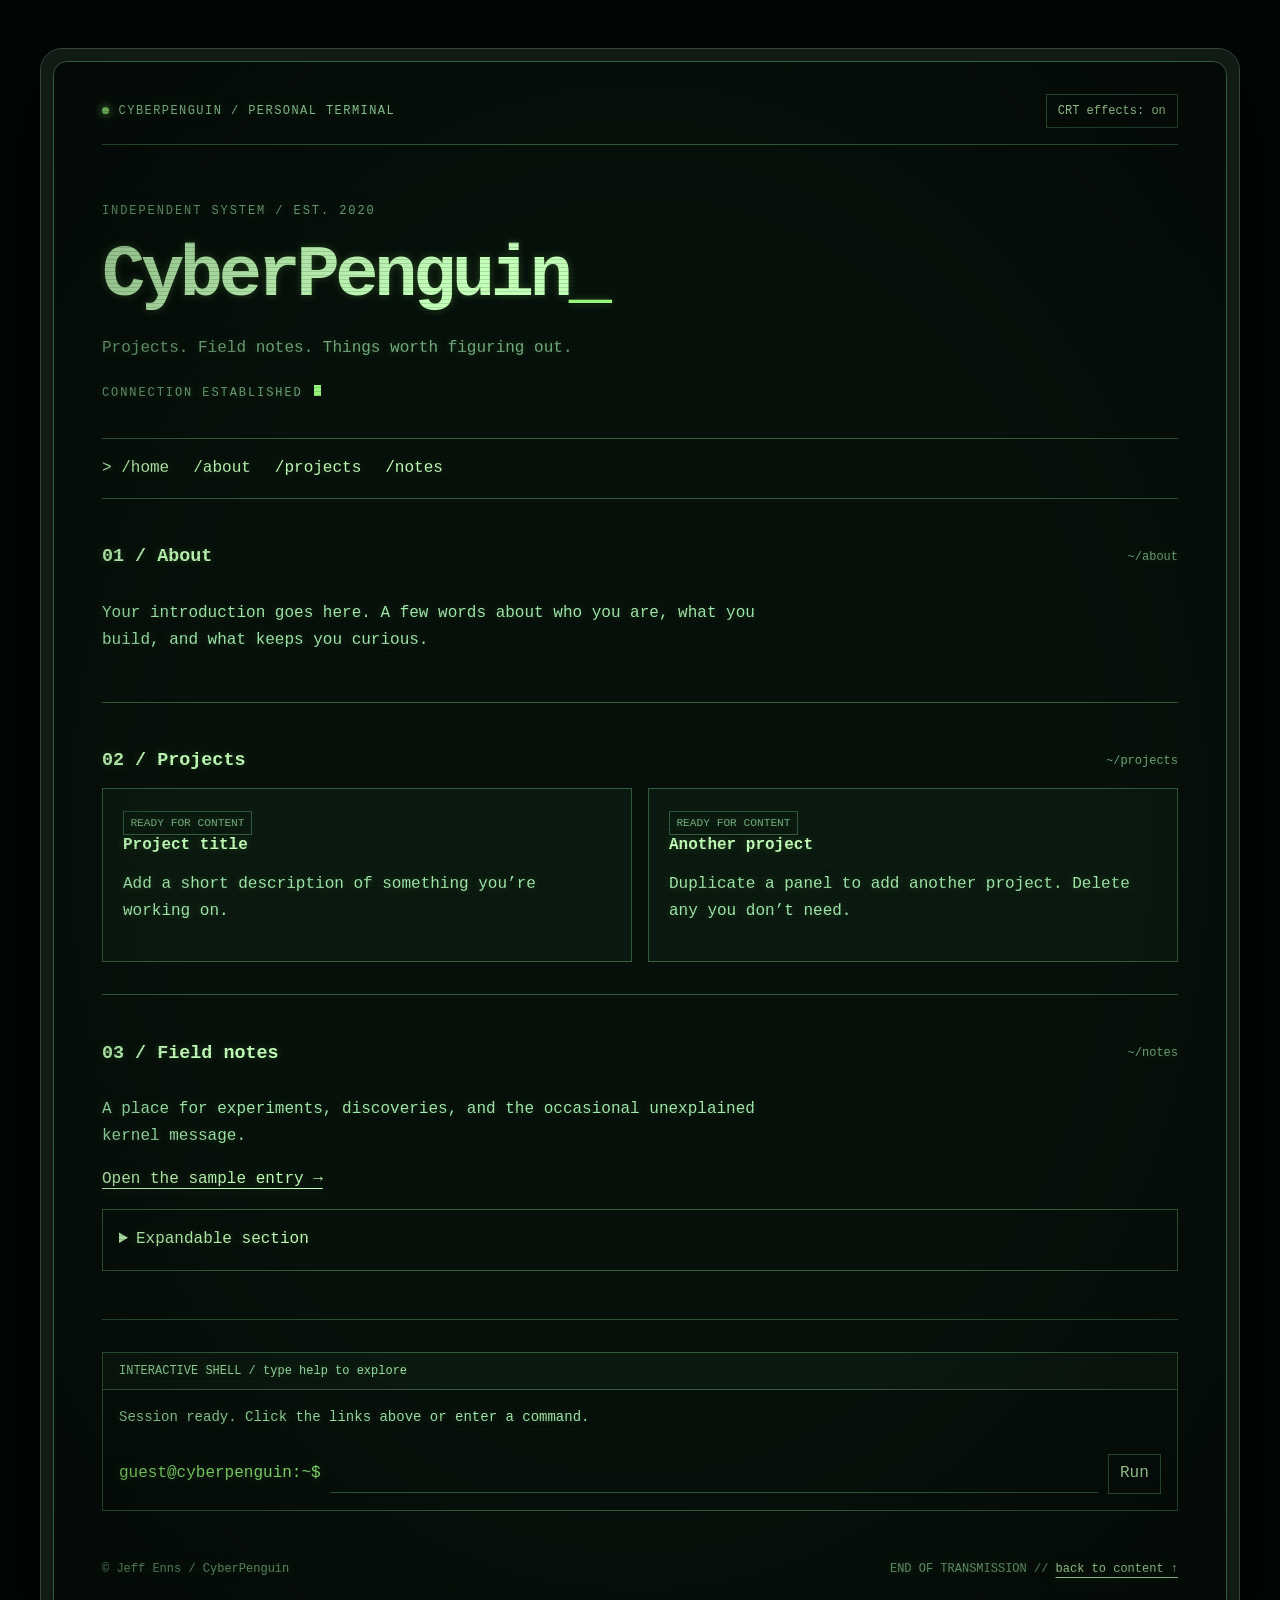
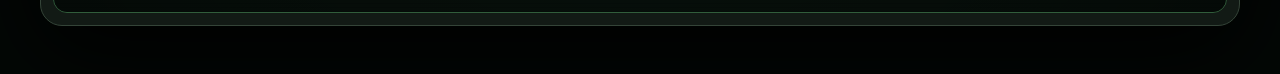
<file: index.html>
<!doctype html>
<html lang="en">
<head>
<meta charset="utf-8">
<meta name="viewport" content="width=device-width, initial-scale=1">
<meta name="description" content="CyberPenguin — personal projects and field notes.">
<title>CyberPenguin | Personal terminal</title>
<link rel="stylesheet" href="./assets/css/theme.css">
<script src="./assets/js/terminal.js" defer></script>
</head>
<body>
<a class="skip" href="#main">Skip to content</a>
<div class="chassis"><div class="screen">
<header>
<div class="topbar"><span><span class="indicator" aria-hidden="true"></span>CyberPenguin / Personal terminal</span><button type="button" data-effects aria-pressed="true" hidden>CRT effects: on</button></div>
<div class="hero"><div class="eyebrow">Independent system / EST. 2020</div><h1>CyberPenguin<span>_</span></h1><p class="muted">Projects. Field notes. Things worth figuring out.</p><span class="eyebrow">Connection established <span class="cursor" aria-hidden="true"></span></span></div>
<nav aria-label="Main navigation"><a href="./index.html" data-command="home" aria-current="page">/home</a><a href="./index.html#about" data-command="about">/about</a><a href="./index.html#projects" data-command="projects">/projects</a><a href="./index.html#notes" data-command="notes">/notes</a></nav>
</header>
<main id="main" tabindex="-1">
<!-- EDIT: Replace the text inside these sections. The theme lives in assets/css/theme.css. -->
<section class="content" id="about"><div class="section-head"><h2>01 / About</h2><span>~/about</span></div>
<p>Your introduction goes here. A few words about who you are, what you build, and what keeps you curious.</p></section>
<section class="content" id="projects"><div class="section-head"><h2>02 / Projects</h2><span>~/projects</span></div>
<div class="grid"><article class="panel"><span class="tag">READY FOR CONTENT</span><h3>Project title</h3><p>Add a short description of something you’re working on.</p><!-- Add a real project link here when ready. --></article>
<article class="panel"><span class="tag">READY FOR CONTENT</span><h3>Another project</h3><p>Duplicate a panel to add another project. Delete any you don’t need.</p></article></div></section>
<section class="content" id="notes"><div class="section-head"><h2>03 / Field notes</h2><span>~/notes</span></div>
<p>A place for experiments, discoveries, and the occasional unexplained kernel message.</p>
<a href="./pages/template.html">Open the sample entry →</a>
<details><summary>Expandable section</summary><p>Optional details go here. This works without JavaScript.</p></details></section>
<aside class="terminal" data-terminal aria-label="Optional terminal navigation" hidden>
<div class="terminal-label">INTERACTIVE SHELL / type help to explore</div>
<div class="output" data-output role="log" aria-live="polite" aria-relevant="additions"><p>Session ready. Click the links above or enter a command.</p></div>
<form class="command"><label for="command">guest@cyberpenguin:~$</label><input id="command" name="command" maxlength="160" autocomplete="off" autocapitalize="off" spellcheck="false" aria-label="Terminal command"><button type="submit">Run</button></form>
</aside>
</main>
<footer class="footer"><span>© Jeff Enns / CyberPenguin</span><span>END OF TRANSMISSION // <a href="#main">back to content ↑</a></span></footer>
</div></div>
</body>
</html>
</file>
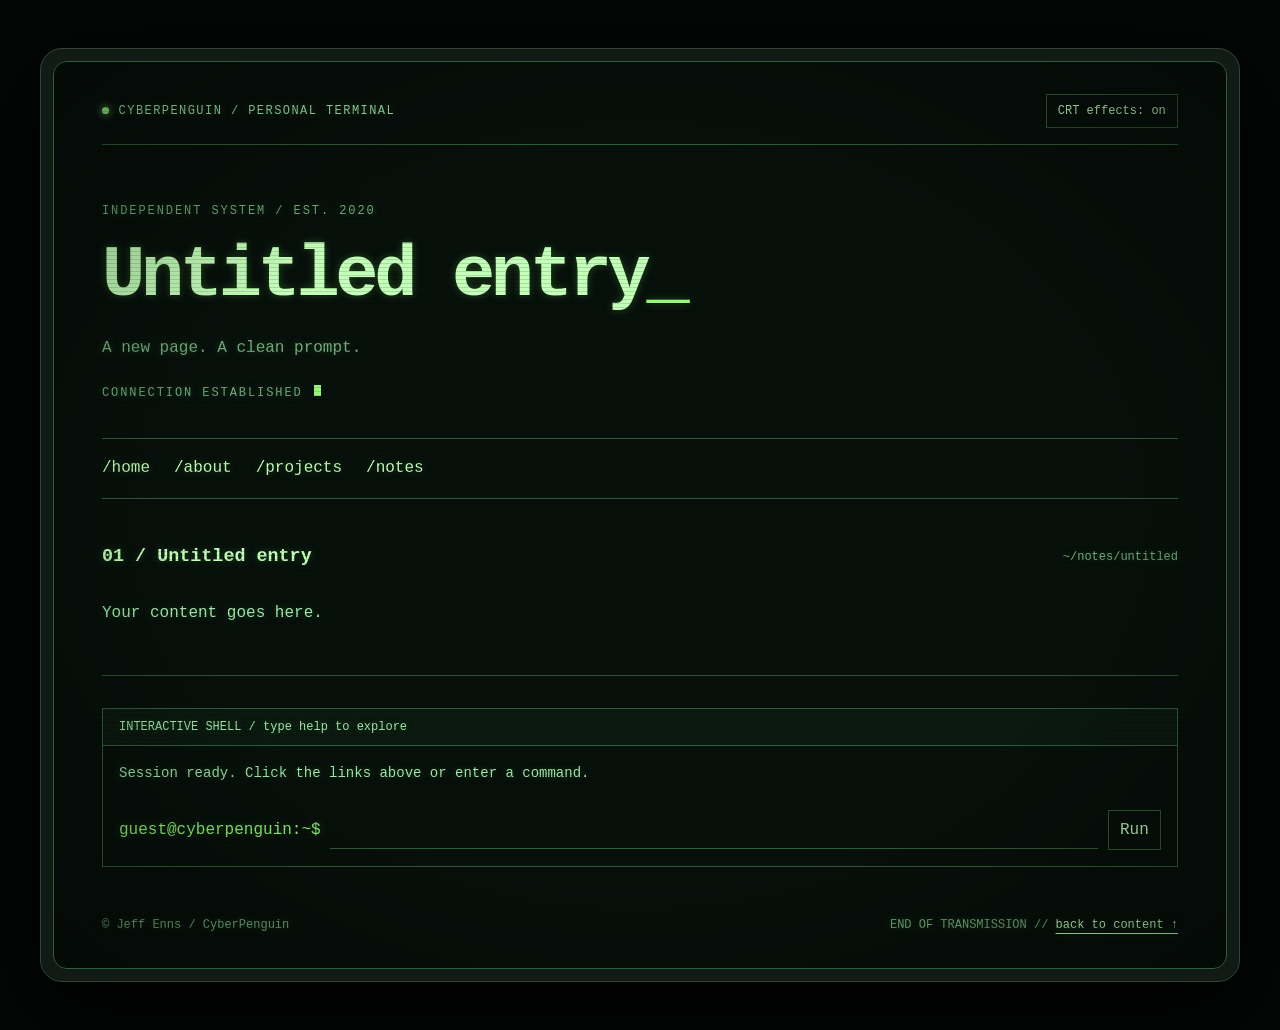
<file: pages/template.html>
<!doctype html>
<html lang="en">
<head>
<meta charset="utf-8">
<meta name="viewport" content="width=device-width, initial-scale=1">
<meta name="description" content="CyberPenguin — personal projects and field notes.">
<title>Untitled entry | Personal terminal</title>
<link rel="stylesheet" href="../assets/css/theme.css">
<script src="../assets/js/terminal.js" defer></script>
</head>
<body>
<a class="skip" href="#main">Skip to content</a>
<div class="chassis"><div class="screen">
<header>
<div class="topbar"><span><span class="indicator" aria-hidden="true"></span>CyberPenguin / Personal terminal</span><button type="button" data-effects aria-pressed="true" hidden>CRT effects: on</button></div>
<div class="hero"><div class="eyebrow">Independent system / EST. 2020</div><h1>Untitled entry<span>_</span></h1><p class="muted">A new page. A clean prompt.</p><span class="eyebrow">Connection established <span class="cursor" aria-hidden="true"></span></span></div>
<nav aria-label="Main navigation"><a href="../index.html" data-command="home">/home</a><a href="../index.html#about" data-command="about">/about</a><a href="../index.html#projects" data-command="projects">/projects</a><a href="../index.html#notes" data-command="notes">/notes</a></nav>
</header>
<main id="main" tabindex="-1">
<section class="content" id="entry"><div class="section-head"><h2>01 / Untitled entry</h2><span>~/notes/untitled</span></div>
<!-- Replace this section with your content. Copy additional sections as needed. -->
<p>Your content goes here.</p>
</section>
<aside class="terminal" data-terminal aria-label="Optional terminal navigation" hidden>
<div class="terminal-label">INTERACTIVE SHELL / type help to explore</div>
<div class="output" data-output role="log" aria-live="polite" aria-relevant="additions"><p>Session ready. Click the links above or enter a command.</p></div>
<form class="command"><label for="command">guest@cyberpenguin:~$</label><input id="command" name="command" maxlength="160" autocomplete="off" autocapitalize="off" spellcheck="false" aria-label="Terminal command"><button type="submit">Run</button></form>
</aside>
</main>
<footer class="footer"><span>© Jeff Enns / CyberPenguin</span><span>END OF TRANSMISSION // <a href="#main">back to content ↑</a></span></footer>
</div></div>
</body>
</html>
</file>
<file: assets/css/theme.css>
/* Edit these variables to customize every page. */
:root { color-scheme: dark; --bg:#07100b; --panel:#0b1910; --text:#a3e9ad; --bright:#c4ffba; --muted:#75ad80; --line:#315d3b; --accent:#96f77b; --glow:0 0 9px #79ed5a44; }
* { box-sizing:border-box; }
body { margin:0; background:#030705; color:var(--text); font:16px/1.7 'Courier New',Courier,monospace; }
a { color:var(--bright); text-underline-offset:5px; }
a:hover { color:var(--accent); }
button,input { font:inherit; }
button { cursor:pointer; color:var(--bright); background:transparent; border:1px solid var(--line); padding:.35rem .7rem; }
button:hover { background:var(--line); }
:focus-visible { outline:2px solid var(--accent); outline-offset:5px; }
.skip { position:absolute; left:1rem; top:-5rem; z-index:5; background:var(--bg); padding:1rem; }
.skip:focus { top:1rem; }
.chassis { max-width:1200px; margin:3rem auto; padding:12px; background:#121a15; border:1px solid #344438; border-radius:22px; box-shadow:0 24px 90px #000; }
.screen { position:relative; overflow:hidden; min-height:80vh; padding:2rem 3rem; background:var(--bg); border:1px solid var(--line); border-radius:14px; text-shadow:var(--glow); }
.screen::after { content:''; pointer-events:none; position:absolute; inset:0; z-index:2; background:repeating-linear-gradient(0deg,#0002 0px,#0002 1px,transparent 1px,transparent 4px),radial-gradient(ellipse at center,transparent 55%,#0006 100%); }
body.effects-off .screen::after { display:none; }
body.effects-off .screen { text-shadow:none; }
.topbar,.footer,.section-head { display:flex; justify-content:space-between; align-items:center; gap:1rem; flex-wrap:wrap; }
.topbar { font-size:.75rem; text-transform:uppercase; letter-spacing:.12em; border-bottom:1px solid var(--line); padding-bottom:1rem; }
.indicator { display:inline-block; width:7px; height:7px; background:var(--accent); border-radius:50%; margin-right:.6rem; box-shadow:0 0 8px var(--accent); }
.muted,.eyebrow,.footer { color:var(--muted); }
.eyebrow { text-transform:uppercase; letter-spacing:.16em; font-size:.75rem; }
.hero { padding:3.5rem 0 2rem; }
h1,h2,h3 { color:var(--bright); line-height:1.2; }
h1 { font-size:clamp(2rem,6vw,4.5rem); letter-spacing:-.06em; margin:.75rem 0; }
h1 span { color:var(--accent); }
h2 { font-size:1.15rem; }
h3 { font-size:1rem; }
p { max-width:70ch; }
.cursor { display:inline-block; width:.55em; height:.85em; background:var(--accent); margin-left:.2em; animation:blink 1.2s steps(1) infinite; }
@keyframes blink { 50% { opacity:0; } }
nav { display:flex; flex-wrap:wrap; gap:.5rem 1.5rem; border-block:1px solid var(--line); padding:1rem 0; }
nav a { text-decoration:none; }
nav a[aria-current=page]::before { content:'> '; }
section.content { padding:2rem 0; border-bottom:1px solid var(--line); scroll-margin-top:1rem; }
.section-head span { font-size:.75rem; color:var(--muted); }
.grid { display:grid; grid-template-columns:repeat(2,minmax(0,1fr)); gap:1rem; }
.panel { padding:1.25rem; border:1px solid var(--line); background:var(--panel); }
.panel h3 { margin-top:0; }
.tag { display:inline-block; font-size:.7rem; border:1px solid var(--line); padding:.1rem .4rem; color:var(--muted); }
pre { overflow:auto; padding:1rem; border-left:2px solid var(--accent); background:var(--panel); }
code { color:var(--bright); }
details { border:1px solid var(--line); padding:1rem; margin:1rem 0; }
summary { cursor:pointer; color:var(--bright); }
.terminal { margin:2rem 0; border:1px solid var(--line); }
.terminal-label { padding:.5rem 1rem; background:var(--panel); border-bottom:1px solid var(--line); font-size:.75rem; }
.output { max-height:16rem; overflow:auto; padding:1rem; font-size:.875rem; white-space:pre-wrap; overflow-wrap:anywhere; }
.output p { margin:0 0 .5rem; }
.command { display:flex; gap:.6rem; padding:0 1rem 1rem; align-items:center; flex-wrap:wrap; }
.command label { color:var(--accent); }
.command input { min-width:5rem; flex:1; width:100%; color:var(--bright); background:transparent; border:0; border-bottom:1px solid var(--line); padding:.3rem; border-radius:0; }
.footer { font-size:.75rem; padding-top:1rem; }
[hidden] { display:none!important; }
@media (max-width:650px) { .chassis { margin:.5rem; padding:5px; border-radius:12px; } .screen { padding:1.25rem; border-radius:8px; } .hero { padding:2rem 0 1rem; } .grid { grid-template-columns:1fr; } .command label { font-size:.75rem; } }
@media (prefers-reduced-motion:reduce) { *,*::before,*::after { animation:none!important; scroll-behavior:auto!important; } }
@media print { body,.screen { color:#000; background:#fff; text-shadow:none; } .chassis { margin:0; border:0; box-shadow:none; } .screen::after,nav,.terminal,.topbar button { display:none; } h1,h2,h3,a,.muted,.footer { color:#000; } }
</file>
